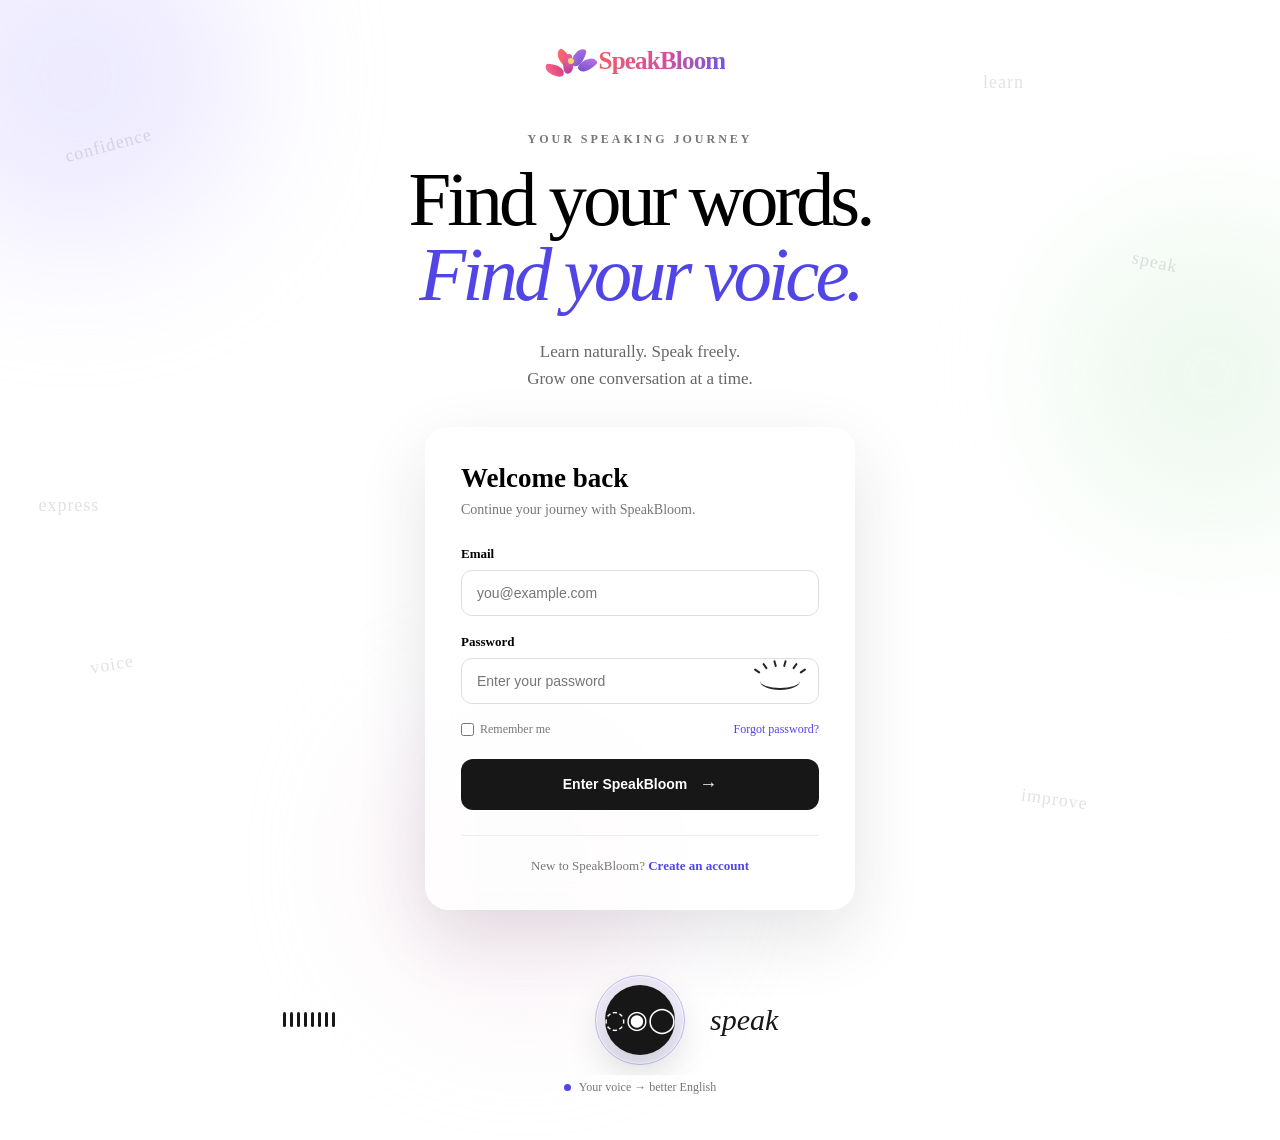
<file: index.html>
<!DOCTYPE html>
<html lang="en">

<head>
    <meta charset="UTF-8">
    <meta name="viewport" content="width=device-width, initial-scale=1.0">

    <title>SpeakBloom | Find Your Voice</title>

    <link rel="stylesheet" href="style.css">
</head>

<body>

    <!-- BACKGROUND -->
    <div class="background">

        <!-- SOFT GLOWING BLOBS -->
        <div class="blob blob-one"></div>
        <div class="blob blob-two"></div>
        <div class="blob blob-three"></div>


        <!-- FLOATING WORDS -->

        <div class="floating-word word-one">
            confidence
        </div>

        <div class="floating-word word-two">
            speak
        </div>

        <div class="floating-word word-three">
            voice
        </div>

        <div class="floating-word word-four">
            learn
        </div>

        <div class="floating-word word-five">
            improve
        </div>

        <div class="floating-word word-six">
            express
        </div>

    </div>


    <!-- MAIN CONTENT -->

    <main class="main-container">

        <!-- BRAND -->
         <div class="brand">

    <div class="bloom-logo">

        <span class="petal petal-1"></span>
        <span class="petal petal-2"></span>
        <span class="petal petal-3"></span>
        <span class="petal petal-4"></span>
        <span class="petal petal-5"></span>

        <span class="bloom-center"></span>

    </div>

    <span class="brand-name">
        SpeakBloom
    </span>

</div>


        <!-- HERO TEXT -->

        <section class="hero">

            <p class="small-text">
                YOUR SPEAKING JOURNEY
            </p>

            <h1>
                <!-- Don't worry about<br>
                <span>speaking perfectly.</span> -->
                 Find your words.<br>
                <span>Find your voice.</span>

            </h1>

            <p class="hero-description">
    Learn naturally. Speak freely.
    <br>
    Grow one conversation at a time.
</p>

        </section>


        <!-- LOGIN CARD -->

        <section class="login-card">

            <div class="login-header">

                <h2>Welcome back</h2>

                <p>
                    Continue your journey with SpeakBloom.
                </p>

            </div>


            <form id="loginForm">

                <!-- EMAIL -->

                <div class="input-group">

                    <label for="email">
                        Email
                    </label>

                    <input
                        type="email"
                        id="email"
                        placeholder="you@example.com"
                        required
                    >

                </div>


                <!-- PASSWORD -->

                <div class="input-group">

                    <label for="password">
                        Password
                    </label>

                   <div class="password-container">

    <input 
        type="password" 
        id="password" 
        placeholder="Enter your password" 
        required
    >

    <button 
        type="button" 
        id="showPassword"
        class="eye-button"
        aria-label="Show password"
    >

        <div class="eye">

            <!-- EYELASHES -->
            <div class="eyelashes">
                <span></span>
                <span></span>
                <span></span>
                <span></span>
                <span></span>
                <span></span>
            </div>

            <!-- EYE -->
            <div class="eye-shape">

                <!-- IRIS -->
                <div class="iris">

                    <!-- PUPIL -->
                    <div class="pupil"></div>

                    <!-- LIGHT REFLECTION -->
                    <div class="eye-shine"></div>

                </div>

            </div>

        </div>

    </button>

</div>

                </div>


                

                <div class="options">

                    <label>
                        <input type="checkbox">
                        Remember me
                    </label>

                    <a href="#">
                        Forgot password?
                    </a>

                </div>


            

                <button
                    type="submit"
                    class="login-button"
                >
                    Enter SpeakBloom
                    <span>→</span>
                </button>


                <p id="message"></p>

            </form>


            <!-- SIGN UP -->

            <div class="signup">

                <span>
                    New to SpeakBloom?
                </span>

                <a href="signup.html">
                    Create an account
                </a>

            </div>

        </section>


    <!-- VOICE TO WORD ANIMATION -->

<section class="voice-flow">

    <div class="flow-track">

        <!-- SOUND COMING IN -->

        <div class="sound-stream">

            <div class="mini-wave">
                <span></span>
                <span></span>
                <span></span>
                <span></span>
                <span></span>
                <span></span>
                <span></span>
                <span></span>
            </div>

        </div>


        <!-- AI TRANSFORMER -->

        <div class="ai-core">

            <div class="ai-ring"></div>

            <div class="ai-center">
                ◌◉◯
            </div>

        </div>


        <!-- WORD COMING OUT -->

        <div class="word-output">

            <span id="changingWord">
                speak
            </span>

        </div>

    </div>


    <p class="flow-caption">
        <span class="live-dot"></span>
        Your voice → better English
    </p>

</section>
    </main>


    <script src="script.js"></script>

</body>

</html>
</file>
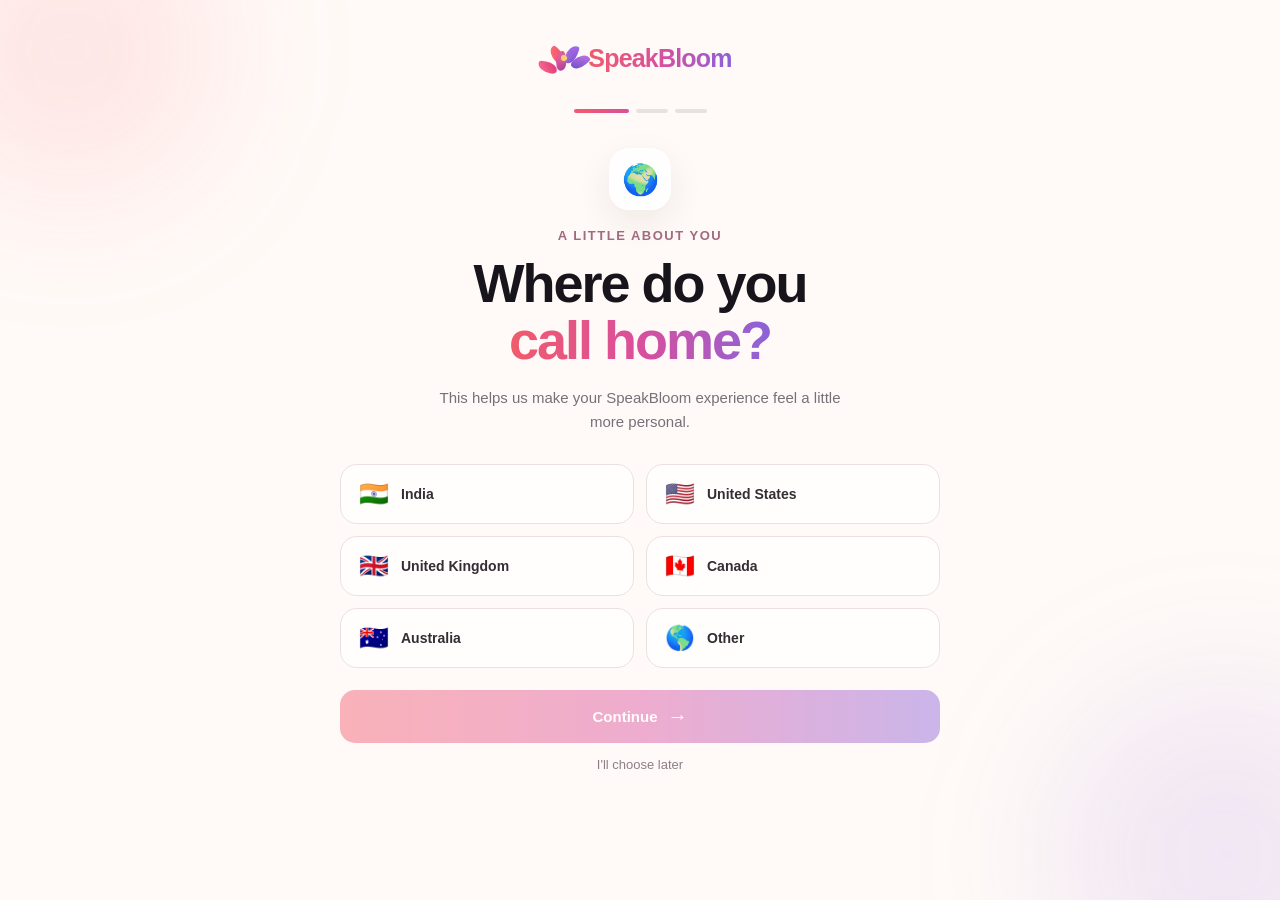
<file: country.html>
<!DOCTYPE html>
<html lang="en">
<head>
    <meta charset="UTF-8">
    <meta name="viewport" content="width=device-width, initial-scale=1.0">

    <title>SpeakBloom | About You</title>

    <link rel="stylesheet" href="country.css">
</head>

<body>

    <!-- Background decoration -->
    <div class="blob blob-one"></div>
    <div class="blob blob-two"></div>

    <main class="onboarding">

        <!-- Brand -->
        <div class="brand">
            <div class="bloom-logo">
                <span class="petal petal-1"></span>
                <span class="petal petal-2"></span>
                <span class="petal petal-3"></span>
                <span class="petal petal-4"></span>
                <span class="petal petal-5"></span>
                <span class="bloom-center"></span>
            </div>

            <span class="brand-name">SpeakBloom</span>
        </div>


        <!-- Progress -->
        <div class="progress-area">
            <span class="active"></span>
            <span></span>
            <span></span>
        </div>


        <!-- Main content -->
        <!-- <section class="content">

            <div class="globe">🌍</div>

            <p class="small-heading">A little about you</p>

            <h1>
                Where do you<br>
                <span>call home?</span>
            </h1>

            <p class="description">
                This helps us make your SpeakBloom experience
                feel a little more personal.
            </p>


            <div class="countries">

                <button class="country-card" data-country="India">
                    <span class="flag">🇮🇳</span>
                    <span>India</span>
                </button>

                <button class="country-card" data-country="United States">
                    <span class="flag">🇺🇸</span>
                    <span>United States</span>
                </button>

                <button class="country-card" data-country="United Kingdom">
                    <span class="flag">🇬🇧</span>
                    <span>United Kingdom</span>
                </button>

                <button class="country-card" data-country="Canada">
                    <span class="flag">🇨🇦</span>
                    <span>Canada</span>
                </button>

                <button class="country-card" data-country="Australia">
                    <span class="flag">🇦🇺</span>
                    <span>Australia</span>
                </button>

                <button class="country-card" data-country="Other">
                    <span class="flag">🌎</span>
                    <span>Other</span>
                </button>

            </div>


            <button id="continueBtn" class="continue-btn" disabled>
                Continue
                <span>→</span>
            </button>

            <button id="laterBtn" class="later-btn">
                I'll choose later
            </button>

        </section> -->

        <!-- <section class="content"> -->

    <!-- =========================
         PAGE 1 : COUNTRY
    ========================== -->


    <section class="content">

    <!-- =========================
         PAGE 1 : COUNTRY
    ========================== -->

    <div id="countryStage">

        <div class="globe">🌍</div>

        <p class="small-heading">
            A little about you
        </p>

        <h1>
            Where do you<br>
            <span>call home?</span>
        </h1>

        <p class="description">
            This helps us make your SpeakBloom experience
            feel a little more personal.
        </p>

        <div class="countries">

            <button class="country-card" data-country="India">
                <span class="flag">🇮🇳</span>
                <span>India</span>
            </button>

            <button class="country-card" data-country="United States">
                <span class="flag">🇺🇸</span>
                <span>United States</span>
            </button>

            <button class="country-card" data-country="United Kingdom">
                <span class="flag">🇬🇧</span>
                <span>United Kingdom</span>
            </button>

            <button class="country-card" data-country="Canada">
                <span class="flag">🇨🇦</span>
                <span>Canada</span>
            </button>

            <button class="country-card" data-country="Australia">
                <span class="flag">🇦🇺</span>
                <span>Australia</span>
            </button>

            <button class="country-card" data-country="Other">
                <span class="flag">🌎</span>
                <span>Other</span>
            </button>

        </div>

        <button id="continueBtn" class="continue-btn" disabled>
            Continue
            <span>→</span>
        </button>

        <button id="laterBtn" class="later-btn">
            I'll choose later
        </button>

    </div>


    <!-- =========================
         PAGE 2 : GOAL
    ========================== -->

    <div id="goalStage" class="goal-stage">

        <!-- Emoji comes first -->
        <div class="goal-emoji" id="goalEmoji">
            🎯
        </div>

        <!-- Text appears after emoji -->
        <div class="goal-text" id="goalText">

            <p class="small-heading">
                Your journey, your goal
            </p>

            <h1>
                What brings<br>
                <span>you here?</span>
            </h1>

            <p class="description">
                Tell us what you would love to improve
                so we can shape your SpeakBloom journey.
            </p>

        </div>


        <!-- Options -->
        <div class="goal-options">

            <button class="goal-card">
                <span class="goal-icon">💬</span>
                <span>
                    <strong>Speak more confidently</strong>
                    <small>Express yourself without hesitation</small>
                </span>
            </button>

            <button class="goal-card">
                <span class="goal-icon">🎓</span>
                <span>
                    <strong>Improve English for studies</strong>
                    <small>Communicate better in academics</small>
                </span>
            </button>

            <button class="goal-card">
                <span class="goal-icon">💼</span>
                <span>
                    <strong>Prepare for interviews</strong>
                    <small>Build confidence for your career</small>
                </span>
            </button>

            <button class="goal-card">
                <span class="goal-icon">🌍</span>
                <span>
                    <strong>Communicate while travelling</strong>
                    <small>Feel comfortable anywhere</small>
                </span>
            </button>

            <button class="goal-card">
                <span class="goal-icon">🗣️</span>
                <span>
                    <strong>Improve my pronunciation</strong>
                    <small>Speak clearly and naturally</small>
                </span>
            </button>

            <button class="goal-card">
                <span class="goal-icon">✨</span>
                <span>
                    <strong>Become better at English</strong>
                    <small>Grow my overall communication</small>
                </span>
            </button>

        </div>


        <!-- Page 2 Continue -->
        <button id="goalContinue" class="continue-btn goal-continue" disabled>
            Continue
            <span>→</span>
        </button>

    </div>

</section>


    </main>


    <script src="country.js"></script>

</body>
</html>
</file>
<file: style.css>
/* =========================
   BASIC RESET
========================= */

* {
    margin: 0;
    padding: 0;
    box-sizing: border-box;
}




/* =========================
   BACKGROUND
========================= */
/* 


body {

    font-family: Arial, Helvetica, sans-serif;

    background:
        radial-gradient(
            circle at 15% 20%,
            rgba(255, 190, 190, .35),
            transparent 28%
        ),
        radial-gradient(
            circle at 85% 25%,
            rgba(194, 169, 244, .28),
            transparent 30%
        ),
        radial-gradient(
            circle at 50% 90%,
            rgba(246, 183, 210, .25),
            transparent 32%
        ),
        #fffaf5;

    color: #17151b;

    min-height: 100vh;

    overflow-x: hidden;
}
/* =========================
   SOFT BLOBS
========================= */

.blob {
    position: absolute;

    border-radius: 50%;

    filter: blur(70px);

    opacity: 0.45;

    animation: moveBlob 12s infinite alternate ease-in-out;
}


.blob-one {

    width: 350px;
    height: 350px;

    background: #d8d2ff;

    top: -100px;
    left: -100px;
}


.blob-two {

    width: 300px;
    height: 300px;

    background: #d9f1dc;

    right: -80px;
    top: 25%;

    animation-delay: 2s;
}


.blob-three {

    width: 280px;
    height: 280px;

    background: #f2dce9;

    left: 30%;
    bottom: -100px;

    animation-delay: 4s;
}


@keyframes moveBlob {

    0% {
        transform: translate(0, 0) scale(1);
    }

    50% {
        transform: translate(70px, -40px) scale(1.15);
    }

    100% {
        transform: translate(-40px, 50px) scale(0.95);
    }
}


/* =========================
   FLOATING WORDS
========================= */

.floating-word {

    position: absolute;

    color: rgba(30, 30, 30, 0.13);

    font-size: 18px;

    font-weight: 500;

    letter-spacing: 1px;

    white-space: nowrap;

    animation: floatWord 12s infinite ease-in-out;
}


.word-one {
    top: 15%;
    left: 5%;

    transform: rotate(-15deg);
}


.word-two {
    top: 28%;
    right: 8%;

    transform: rotate(12deg);

    animation-delay: 2s;
}


.word-three {
    bottom: 25%;
    left: 7%;

    transform: rotate(-10deg);

    animation-delay: 4s;
}


.word-four {
    top: 8%;
    right: 20%;

    animation-delay: 1s;
}


.word-five {
    bottom: 10%;
    right: 15%;

    transform: rotate(8deg);

    animation-delay: 3s;
}


.word-six {
    top: 55%;
    left: 3%;

    animation-delay: 5s;
}


@keyframes floatWord {

    0% {
        transform: translateY(0) rotate(-8deg);
    }

    50% {
        transform: translateY(-25px) rotate(3deg);
    }

    100% {
        transform: translateY(10px) rotate(-5deg);
    }
}


/* =========================
   MAIN CONTAINER
========================= */

.main-container {

    position: relative;

    z-index: 2;

    min-height: 100vh;

    display: flex;

    flex-direction: column;

    align-items: center;

    padding: 45px 20px;
}


/* =========================
   BRAND
========================= */

/* =========================================
   SPEAKBLOOM BRAND
========================================= */

.brand {

    display: flex;

    align-items: center;

    gap: 12px;

    margin-bottom: 55px;

    animation: brandAppear 1s ease;
}


.brand-name {

    font-size: 25px;

    font-weight: 700;

    letter-spacing: -0.8px;

    background: linear-gradient(
        90deg,
        #f05b68,
        #d94f9d,
        #7157d9
    );

    -webkit-background-clip: text;

    -webkit-text-fill-color: transparent;
}


/* =========================================
   CUSTOM BLOOM SYMBOL
========================================= */

/* =========================================
   SMALLER SPEAKBLOOM LOGO
========================================= */

.bloom-logo {
    width: 32px;
    height: 32px;
    position: relative;
    transform: rotate(-8deg);
    animation: bloomFloat 3s infinite ease-in-out;
}

/* All petals */

.petal {
    position: absolute;
    width: 11px;
    height: 19px;
    border-radius: 80% 20% 70% 30%;
    transform-origin: bottom center;
}

/* Left coral petal */

.petal-1 {
    left: 10px;
    top: 1px;
    background: linear-gradient(
        145deg,
        #ff766f,
        #ed426c
    );
    transform: rotate(-38deg);
}

/* Left pink petal */

.petal-2 {
    left: 2px;
    top: 7px;
    background: linear-gradient(
        145deg,
        #ff718e,
        #d93678
    );
    transform: rotate(-72deg);
}

/* Top violet petal */

.petal-3 {
    left: 14px;
    top: 3px;
    background: linear-gradient(
        145deg,
        #b16ee8,
        #7651d8
    );
    transform: rotate(28deg);
}

/* Middle magenta petal */

.petal-4 {
    left: 8px;
    top: 9px;
    background: linear-gradient(
        145deg,
        #f05aa8,
        #a83d9b
    );
    transform: rotate(-5deg);
}

/* Right violet petal */

.petal-5 {
    left: 18px;
    top: 8px;
    background: linear-gradient(
        145deg,
        #c879e8,
        #684bc7
    );
    transform: rotate(58deg);
}

/* Center */

.bloom-center {
    position: absolute;
    width: 6px;
    height: 6px;
    border-radius: 50%;
    background: #ffd36a;

    left: 13px;
    top: 13px;

    box-shadow:
        0 0 7px rgba(255, 211, 106, 0.7);

    z-index: 5;
}


@keyframes bloomFloat {

    0%,
    100% {
        transform:
            rotate(-8deg)
            translateY(0);
    }

    50% {
        transform:
            rotate(-3deg)
            translateY(-3px);
    }
}

.brand-icon {
    font-size: 28px;
}


/* =========================
   HERO
========================= */

.hero {

    text-align: center;

    max-width: 700px;

    margin-bottom: 35px;
}


.small-text {

    font-size: 12px;

    letter-spacing: 3px;

    font-weight: 600;

    color: #777;

    margin-bottom: 15px;
}


.hero h1 {

    font-family: Georgia, serif;

    font-size: clamp(45px, 6vw, 78px);

    line-height: 0.98;

    font-weight: 500;

    letter-spacing: -4px;

    margin-bottom: 25px;
}


.hero h1 span {

    font-style: italic;

    color: #5146e5;
}


.hero-description {

    font-size: 17px;

    line-height: 1.6;

    color: #666;
}


/* =========================
   LOGIN CARD
========================= */

.login-card {

    width: 100%;

    max-width: 430px;

    background: rgba(255, 255, 255, 0.82);

    backdrop-filter: blur(20px);

    -webkit-backdrop-filter: blur(20px);

    border: 1px solid rgba(255, 255, 255, 0.8);

    border-radius: 24px;

    padding: 35px;

    box-shadow:
        0 25px 70px rgba(30, 30, 50, 0.12);

    animation: cardAppear 0.8s ease;
}


@keyframes cardAppear {

    from {
        opacity: 0;
        transform: translateY(20px);
    }

    to {
        opacity: 1;
        transform: translateY(0);
    }
}


/* =========================
   LOGIN HEADER
========================= */

.login-header {

    margin-bottom: 28px;
}


.login-header h2 {

    font-size: 27px;

    margin-bottom: 8px;
}


.login-header p {

    color: #777;

    font-size: 14px;
}


/* =========================
   INPUT
========================= */

.input-group {

    margin-bottom: 18px;
}


.input-group label {

    display: block;

    font-size: 13px;

    font-weight: 600;

    margin-bottom: 8px;
}


.input-group input {

    width: 100%;

    padding: 14px 15px;

    border: 1px solid #ddd;

    border-radius: 11px;

    background: rgba(255, 255, 255, 0.8);

    font-size: 14px;

    outline: none;

    transition: 0.25s;
}


.input-group input:focus {

    border-color: #5146e5;

    box-shadow:
        0 0 0 4px rgba(81, 70, 229, 0.08);
}


/* =========================
   PASSWORD
========================= */

.password-container {

    position: relative;
}


.password-container input {

    padding-right: 50px;
}


/* .password-container button {

    position: absolute;

    right: 12px;

    top: 50%;

    transform: translateY(-50%);

    border: none;

    background: transparent;

    cursor: pointer;

    font-size: 16px;
} */

/* 


/* =========================
   PASSWORD EYE
========================= */

.eye-button {
    width: 58px;
    height: 42px;
    border: none;
    background: transparent;
    position: absolute;
    right: 10px;
    top: 50%;
    transform: translateY(-50%);
    cursor: pointer;
    display: flex;
    align-items: center;
    justify-content: center;
    padding: 0;
}

/* Main eye area */
.eye {
    width: 48px;
    height: 30px;
    position: relative;
    display: flex;
    align-items: center;
    justify-content: center;
}

/* =========================
   OPEN EYE
========================= */

.eye-shape {
    width: 44px;
    height: 25px;
    border: 2.5px solid #27232b;
    border-radius: 70% 10% 70% 10%;
    transform: rotate(45deg);
    background: #fff;
    position: relative;
    overflow: hidden;
    transition: all 0.35s ease;
}

/* Iris */
.iris {
    width: 17px;
    height: 17px;
    border-radius: 50%;
    background: linear-gradient(
        135deg,
        #f15b6c,
        #d94f9d,
        #765bd6
    );
    position: absolute;
    left: 50%;
    top: 50%;
    transform: translate(-50%, -50%) rotate(-45deg);
    display: flex;
    align-items: center;
    justify-content: center;
    transition: all 0.3s ease;
}

/* Pupil */
.pupil {
    width: 8px;
    height: 8px;
    border-radius: 50%;
    background: #17151b;
    position: absolute;
    left: 50%;
    top: 50%;
    transform: translate(-50%, -50%);
}

/* Eye shine */
.eye-shine {
    width: 4px;
    height: 4px;
    background: white;
    border-radius: 50%;
    position: absolute;
    top: 3px;
    left: 4px;
}

/* =========================
   EYELASHES
========================= */

.eyelashes {
    position: absolute;
    width: 50px;
    height: 34px;
    left: 50%;
    top: 50%;
    transform: translate(-50%, -50%);
    pointer-events: none;
    z-index: 5;
}

.eyelashes span {
    position: absolute;
    width: 2px;
    height: 8px;
    background: #27232b;
    border-radius: 5px;
    transform-origin: bottom center;
}

/* Individual lashes */

.eyelashes span:nth-child(1) {
    left: 4px;
    top: 2px;
    transform: rotate(-55deg);
}

.eyelashes span:nth-child(2) {
    left: 11px;
    top: -2px;
    height: 9px;
    transform: rotate(-35deg);
}

.eyelashes span:nth-child(3) {
    left: 20px;
    top: -4px;
    height: 10px;
    transform: rotate(-15deg);
}

.eyelashes span:nth-child(4) {
    right: 20px;
    top: -4px;
    height: 10px;
    transform: rotate(15deg);
}

.eyelashes span:nth-child(5) {
    right: 11px;
    top: -2px;
    height: 9px;
    transform: rotate(35deg);
}

.eyelashes span:nth-child(6) {
    right: 4px;
    top: 2px;
    transform: rotate(55deg);
}

/* =========================
   CLOSED STATE
========================= */

.eye-button.closed .eye-shape {
    width: 40px;
    height: 18px;
    border: none;
    border-bottom: 2.5px solid #27232b;
    border-radius: 0 0 50% 50%;
    background: transparent;
    transform: rotate(0deg);
}

/* Hide iris when closed */

.eye-button.closed .iris {
    opacity: 0;
    transform: translate(-50%, -50%) scale(0);
}

/* Arrange lashes nicely when closed */

.eye-button.closed .eyelashes span {
    height: 7px;
}

/* =========================
   OPEN STATE
========================= */

.eye-button.open .eye-shape {
    transform: rotate(45deg) scale(1);
}

.eye-button.open .iris {
    opacity: 1;
}

/* Little hover effect */

.eye-button:hover .iris {
    box-shadow: 0 0 10px rgba(217, 79, 157, 0.25);
}


/* } */
/* =========================
   OPTIONS
========================= */

.options {

    display: flex;

    justify-content: space-between;

    align-items: center;

    font-size: 12px;

    margin-bottom: 22px;

    color: #777;
}


.options label {

    display: flex;

    gap: 6px;

    align-items: center;
}


.options a {

    color: #5146e5;

    text-decoration: none;
}


/* =========================
   LOGIN BUTTON
========================= */

.login-button {

    width: 100%;

    padding: 15px;

    border: none;

    border-radius: 12px;

    background: #171717;

    color: white;

    font-size: 14px;

    font-weight: 600;

    cursor: pointer;

    display: flex;

    justify-content: center;

    align-items: center;

    gap: 12px;

    transition: 0.3s;
}


.login-button span {

    font-size: 18px;

    transition: 0.3s;
}


.login-button:hover {

    background: #5146e5;

    transform: translateY(-2px);

    box-shadow:
        0 10px 25px rgba(81, 70, 229, 0.25);
}


.login-button:hover span {

    transform: translateX(5px);
}


/* =========================
   MESSAGE
========================= */

#message {

    text-align: center;

    font-size: 13px;

    margin-top: 12px;
}


/* =========================
   SIGNUP
========================= */

.signup {

    text-align: center;

    border-top: 1px solid #eee;

    margin-top: 25px;

    padding-top: 22px;

    font-size: 13px;

    color: #777;
}


.signup a {

    color: #5146e5;

    font-weight: 600;

    text-decoration: none;
}



.live-dot {

    width: 7px;

    height: 7px;

    background: #5146e5;

    border-radius: 50%;

    animation: pulse 1.5s infinite;
}


@keyframes pulse {

    0% {
        box-shadow: 0 0 0 0 rgba(81, 70, 229, 0.5);
    }

    70% {
        box-shadow: 0 0 0 8px rgba(81, 70, 229, 0);
    }

    100% {
        box-shadow: 0 0 0 0 rgba(81, 70, 229, 0);
    }
}



/* =================================
   VOICE → WORD EXPERIENCE
================================= */

.voice-flow {

    width: 100%;

    max-width: 850px;

    margin-top: 55px;

    position: relative;

    display: flex;

    flex-direction: column;

    align-items: center;
}


/* =================================
   MAIN TRACK
================================= */

.flow-track {

    width: 100%;

    height: 110px;

    display: flex;

    align-items: center;

    justify-content: center;

    position: relative;

    overflow: hidden;
}


/* =================================
   SOUND STREAM
================================= */

.sound-stream {

    position: absolute;

    left: 8%;

    display: flex;

    align-items: center;

    animation: soundTravel 4s infinite ease-in-out;
}


/* =================================
   MINI WAVE
================================= */

.mini-wave {

    display: flex;

    align-items: center;

    gap: 4px;

    height: 60px;
}


.mini-wave span {

    width: 3px;

    height: 15px;

    background: #171717;

    border-radius: 20px;

    animation: soundPulse 0.9s infinite ease-in-out;
}


.mini-wave span:nth-child(1) {
    animation-delay: 0s;
}

.mini-wave span:nth-child(2) {
    animation-delay: 0.1s;
}

.mini-wave span:nth-child(3) {
    animation-delay: 0.2s;
}

.mini-wave span:nth-child(4) {
    animation-delay: 0.3s;
}

.mini-wave span:nth-child(5) {
    animation-delay: 0.4s;
}

.mini-wave span:nth-child(6) {
    animation-delay: 0.3s;
}

.mini-wave span:nth-child(7) {
    animation-delay: 0.2s;
}

.mini-wave span:nth-child(8) {
    animation-delay: 0.1s;
}


@keyframes soundPulse {
    0%,
    100% {
        height: 10px;
    }

    50% {
        height: 42px;
    } 
}


/* =================================
   SOUND MOVING TO AI
================================= */

@keyframes soundTravel {

    0% {

        left: 5%;

        opacity: 0;

    }

    15% {

        opacity: 1;

    }

    45% {

        left: 43%;

        opacity: 1;

    }

    55% {

        left: 48%;

        opacity: 0;

    }

    100% {

        left: 48%;

        opacity: 0;

    }
}


/* =================================
   AI CORE
================================= */

.ai-core {

    width: 70px;

    height: 70px;

    border-radius: 50%;

    background: #171717;

    position: absolute;

    left: 50%;

    transform: translateX(-50%);

    display: flex;

    align-items: center;

    justify-content: center;

    z-index: 5;

    box-shadow:
        0 0 0 8px rgba(81, 70, 229, 0.08),
        0 15px 40px rgba(0, 0, 0, 0.18);
}


/* =================================
   AI GLOW
================================= */

.ai-ring {

    position: absolute;

    inset: -10px;

    border: 1px solid rgba(81, 70, 229, 0.35);

    border-radius: 50%;

    animation: aiGlow 2s infinite ease-in-out;
}


@keyframes aiGlow {

    0% {

        transform: scale(0.9);

        opacity: 0.3;

    }

    50% {

        transform: scale(1.15);

        opacity: 0.8;

    }

    100% {

        transform: scale(0.9);

        opacity: 0.3;

    }
}


.ai-center {

    color: white;

    font-size: 25px;

    animation: starRotate 3s infinite linear;
}


@keyframes starRotate {

    from {
        transform: rotate(0deg);
    }

    to {
        transform: rotate(360deg);
    }
}


/* =================================
   WORD OUTPUT
================================= */

.word-output {

    position: absolute;

    left: calc(50% + 70px);

    min-width: 250px;

    overflow: hidden;

    height: 50px;

    display: flex;

    align-items: center;
}


.word-output span {

    font-family: Georgia, serif;

    font-size: 30px;

    font-style: italic;

    color: #171717;

    animation: wordAppear 4s infinite ease-in-out;

    white-space: nowrap;
}


@keyframes wordAppear {

    0% {

        opacity: 0;

        transform: translateX(-35px);

        filter: blur(8px);

    }

    48% {

        opacity: 0;

        transform: translateX(-35px);

        filter: blur(8px);

    }

    60% {

        opacity: 1;

        transform: translateX(0);

        filter: blur(0);

    }

    85% {

        opacity: 1;

        transform: translateX(0);

        filter: blur(0);

    }

    100% {

        opacity: 0;

        transform: translateX(30px);

        filter: blur(5px);

    }
}


/* =================================
   CAPTION
================================= */

.flow-caption {

    margin-top: 5px;

    font-size: 12px;

    color: #777;

    display: flex;

    align-items: center;

    gap: 8px;
}


.live-dot {

    width: 7px;

    height: 7px;

    background: #5146e5;

    border-radius: 50%;

    animation: livePulse 1.5s infinite;
}


@keyframes livePulse {

    0% {

        box-shadow:
            0 0 0 0 rgba(81, 70, 229, 0.5);

    }

    70% {

        box-shadow:
            0 0 0 8px rgba(81, 70, 229, 0);

    }

    100% {

        box-shadow:
            0 0 0 0 rgba(81, 70, 229, 0);

    }
}


/* =================================
   MOBILE
================================= */

@media (max-width: 600px) {

    .voice-flow {

        margin-top: 35px;

    }

    .flow-track {

        height: 90px;

    }

    .ai-core {

        width: 55px;

        height: 55px;

    }

    .word-output {

        left: calc(50% + 55px);

        min-width: 150px;

    }

    .word-output span {

        font-size: 22px;

    }

    .sound-stream {

        left: 2%;

    }

}
.wave span:nth-child(1) {
    animation-delay: 0s;
}

.wave span:nth-child(2) {
    animation-delay: 0.1s;
}

.wave span:nth-child(3) {
    animation-delay: 0.2s;
}

.wave span:nth-child(4) {
    animation-delay: 0.3s;
}

.wave span:nth-child(5) {
    animation-delay: 0.4s;
}

.wave span:nth-child(6) {
    animation-delay: 0.5s;
}

.wave span:nth-child(7) {
    animation-delay: 0.6s;
}

.wave span:nth-child(8) {
    animation-delay: 0.7s;
}

.wave span:nth-child(9) {
    animation-delay: 0.8s;
}

.wave span:nth-child(10) {
    animation-delay: 0.7s;
}

.wave span:nth-child(11) {
    animation-delay: 0.6s;
}

.wave span:nth-child(12) {
    animation-delay: 0.5s;
}

.wave span:nth-child(13) {
    animation-delay: 0.4s;
}

.wave span:nth-child(14) {
    animation-delay: 0.3s;
}

.wave span:nth-child(15) {
    animation-delay: 0.2s;
}


@keyframes voiceWave {

    0%,
    100% {
        height: 8px;
    }

    50% {
        height: 35px;
    }
}


/* =========================
   MOBILE
========================= */

@media (max-width: 600px) {

    .main-container {
        padding-top: 30px;
    }

    .brand {
        margin-bottom: 35px;
    }

    .hero h1 {
        font-size: 48px;
        letter-spacing: -2px;
    }

    .login-card {
        padding: 28px 22px;
    }

    .floating-word {
        display: none;
    }
}
</file>
<file: country.css>
/* =========================================
   GENERAL
========================================= */

* {
    margin: 0;
    padding: 0;
    box-sizing: border-box;
}

body {
    min-height: 100vh;
    font-family: Arial, Helvetica, sans-serif;
    background: #fffaf7;
    color: #17151b;
    overflow-x: hidden;
    overflow-y: auto ;
}


/* =========================================
   BACKGROUND BLOBS
========================================= */

.blob {
    position: fixed;
    border-radius: 50%;
    filter: blur(70px);
    pointer-events: none;
    z-index: 0;
}

.blob-one {
    width: 300px;
    height: 300px;
    background: rgba(241, 91, 108, 0.12);
    top: -100px;
    left: -80px;
}

.blob-two {
    width: 350px;
    height: 350px;
    background: rgba(139, 98, 217, 0.12);
    right: -120px;
    bottom: -130px;
}


/* =========================================
   MAIN
========================================= */

.onboarding {
    position: relative;
    z-index: 1;

    min-height: 100vh;

    display: flex;
    flex-direction: column;
    align-items: center;

    padding: 42px 20px;
}


/* =========================================
   BRAND
========================================= */

.brand {
    display: flex;
    align-items: center;
    gap: 8px;
    margin-bottom: 35px;
}

.brand-name {
    font-size: 25px;
    font-weight: 700;
    letter-spacing: -0.8px;

    background: linear-gradient(
        90deg,
        #f15b6c,
        #d94f9d,
        #8b62d9
    );
    background-clip: text;
-webkit-background-clip: text;

color: transparent;
-webkit-text-fill-color: transparent;
}


/* =========================================
   BLOOM LOGO
========================================= */

.bloom-logo {
    width: 32px;
    height: 32px;
    position: relative;

    transform: rotate(-8deg);

    animation: bloomFloat 3s infinite ease-in-out;
}

.petal {
    position: absolute;

    width: 11px;
    height: 19px;

    border-radius: 80% 20% 70% 30%;

    transform-origin: bottom center;
}


/* Petal 1 */

.petal-1 {
    left: 10px;
    top: 1px;

    background: linear-gradient(
        145deg,
        #ff766f,
        #ed426c
    );

    transform: rotate(-38deg);
}


/* Petal 2 */

.petal-2 {
    left: 2px;
    top: 7px;

    background: linear-gradient(
        145deg,
        #ff718e,
        #d93678
    );

    transform: rotate(-72deg);
}


/* Petal 3 */

.petal-3 {
    left: 14px;
    top: 3px;

    background: linear-gradient(
        145deg,
        #b16ee8,
        #7651d8
    );

    transform: rotate(28deg);
}


/* Petal 4 */

.petal-4 {
    left: 8px;
    top: 9px;

    background: linear-gradient(
        145deg,
        #f05aa8,
        #a83d9b
    );

    transform: rotate(-5deg);
}


/* Petal 5 */

.petal-5 {
    left: 18px;
    top: 8px;

    background: linear-gradient(
        145deg,
        #c879e8,
        #684bc7
    );

    transform: rotate(58deg);
}


/* Center */

.bloom-center {
    position: absolute;

    width: 6px;
    height: 6px;

    border-radius: 50%;

    background: #ffd36a;

    left: 13px;
    top: 13px;

    box-shadow:
        0 0 7px rgba(255, 211, 106, 0.7);

    z-index: 5;
}


@keyframes bloomFloat {

    0%,
    100% {
        transform: rotate(-8deg) translateY(0);
    }

    50% {
        transform: rotate(-5deg) translateY(-3px);
    }
}


/* =========================================
   PROGRESS
========================================= */

.progress-area {
    display: flex;
    gap: 7px;
    margin-bottom: 35px;
}

.progress-area span {
    width: 32px;
    height: 4px;

    border-radius: 20px;

    background: #eadfe1;
}

.progress-area span.active {
    width: 55px;

    background: linear-gradient(
        90deg,
        #f15b6c,
        #d94f9d
    );
}


/* =========================================
   CONTENT
========================================= */

.content {
    width: 100%;
    max-width: 600px;

    text-align: center;
}


.globe {
    width: 62px;
    height: 62px;

    margin: 0 auto 18px;

    display: flex;
    align-items: center;
    justify-content: center;

    border-radius: 20px;

    background: rgba(255, 255, 255, 0.8);

    box-shadow:
        0 12px 35px rgba(60, 30, 40, 0.08);

    font-size: 30px;

    animation: globeFloat 3s ease-in-out infinite;
}


@keyframes globeFloat {

    0%,
    100% {
        transform: translateY(0);
    }

    50% {
        transform: translateY(-5px);
    }
}


.small-heading {
    color: #a06a80;

    font-size: 13px;
    font-weight: 600;

    letter-spacing: 1.5px;
    text-transform: uppercase;

    margin-bottom: 12px;
}


h1 {
    font-size: clamp(36px, 6vw, 54px);

    line-height: 1.05;

    letter-spacing: -2px;

    margin-bottom: 18px;
}

h1 span {
    background: linear-gradient(
        90deg,
        #f15b6c,
        #d94f9d,
        #8b62d9
    );

    background-clip: text;
-webkit-background-clip: text;

color: transparent;
-webkit-text-fill-color: transparent;
}


.description {
    max-width: 430px;

    margin: 0 auto 30px;

    color: #777079;

    font-size: 15px;
    line-height: 1.6;
}


/* =========================================
   COUNTRY CARDS
========================================= */

.countries {
    display: grid;

    grid-template-columns: repeat(2, 1fr);

    gap: 12px;

    margin-bottom: 22px;
}


.country-card {
    border: 1px solid #eadfe2;

    background: rgba(255, 255, 255, 0.72);

    border-radius: 17px;

    padding: 15px 18px;

    display: flex;
    align-items: center;

    gap: 12px;

    font-size: 14px;
    font-weight: 600;

    color: #332d34;

    cursor: pointer;

    transition:
        transform 0.25s ease,
        border-color 0.25s ease,
        box-shadow 0.25s ease,
        background 0.25s ease;
}


.country-card:hover {
    transform: translateY(-3px);

    border-color: #e08aa5;

    box-shadow:
        0 10px 25px rgba(217, 79, 157, 0.10);
}


.country-card.selected {
    border-color: #d94f9d;

    background: linear-gradient(
        135deg,
        rgba(241, 91, 108, 0.08),
        rgba(139, 98, 217, 0.08)
    );

    box-shadow:
        0 8px 25px rgba(217, 79, 157, 0.13);
}


.flag {
    font-size: 24px;
}


/* =========================================
   CONTINUE BUTTON
========================================= */

.continue-btn {
    width: 100%;

    border: none;

    padding: 15px 20px;

    border-radius: 15px;

    background: linear-gradient(
        90deg,
        #f15b6c,
        #d94f9d,
        #8b62d9
    );

    color: white;

    font-size: 15px;
    font-weight: 700;

    cursor: pointer;

    display: flex;
    justify-content: center;
    align-items: center;

    gap: 10px;

    box-shadow:
        0 12px 25px rgba(217, 79, 157, 0.20);

    transition:
        transform 0.25s ease,
        box-shadow 0.25s ease,
        opacity 0.25s ease;
}


.continue-btn:hover:not(:disabled) {
    transform: translateY(-2px);

    box-shadow:
        0 16px 30px rgba(217, 79, 157, 0.27);
}


.continue-btn:disabled {
    opacity: 0.45;
    cursor: not-allowed;
    box-shadow: none;
}


.continue-btn span {
    font-size: 20px;
}


/* =========================================
   LATER BUTTON
========================================= */

.later-btn {
    margin-top: 14px;

    border: none;

    background: transparent;

    color: #8d7f87;

    font-size: 13px;

    cursor: pointer;

    transition: color 0.2s ease;
}


.later-btn:hover {
    color: #d94f9d;
}

/* =========================================
   PAGE 1 AND PAGE 2 VISIBILITY
========================================= */

#countryStage {
    display: block;
}

#goalStage {
    display: none;
    width: 100%;
    max-width: 600px;
}

/* =========================================
   GOAL PAGE
========================================= */

.goal-emoji {
    width: 62px;
    height: 62px;
    margin: 0 auto 20px;
    display: flex;
    align-items: center;
    justify-content: center;
    border-radius: 20px;
    background: white;
    font-size: 30px;
    box-shadow: 0 12px 35px rgba(60, 30, 40, 0.08);
    opacity: 0;
    transform: translateY(10px) scale(0.8);
    transition: opacity 0.35s ease, transform 0.35s ease;
}

.goal-emoji.show {
    opacity: 1;
    transform: translateY(0) scale(1);
}

.goal-text {
    opacity: 0;
    transform: translateY(10px);
    transition: opacity 0.35s ease, transform 0.35s ease;
}

.goal-text.show {
    opacity: 1;
    transform: translateY(0);
}

.goal-options {
    display: flex;
    flex-direction: column;
    gap: 10px;
    width: 100%;
    margin-top: 24px;
}

.goal-card {
    width: 100%;
    min-height: 62px;
    padding: 10px 14px;
    display: flex;
    align-items: center;
    gap: 13px;
    border: 1px solid #eadfe2;
    border-radius: 16px;
    background: rgba(255, 255, 255, 0.8);
    color: #332d34;
    font-family: inherit;
    text-align: left;
    cursor: pointer;

    opacity: 0;
    transform: translateY(8px);

    transition:
        opacity 0.3s ease,
        transform 0.3s ease,
        border-color 0.2s ease,
        background 0.2s ease,
        box-shadow 0.2s ease;
}

.goal-card.show {
    opacity: 1;
    transform: translateY(0);
}

.goal-card .goal-icon {
    flex: 0 0 42px;
    width: 42px;
    height: 42px;
    display: flex;
    align-items: center;
    justify-content: center;
    border-radius: 12px;
    background: #fff;
    font-size: 20px;
}

.goal-card > span:not(.goal-icon) {
    flex: 1;
    min-width: 0;
}

.goal-card strong {
    display: block;
    font-size: 13px;
    line-height: 1.3;
    margin-bottom: 3px;
}

.goal-card small {
    display: block;
    color: #8a7e85;
    font-size: 11px;
    line-height: 1.4;
}

.goal-card:hover {
    border-color: #d94f9d;
}

.goal-card.selected {
    border-color: #d94f9d;
    background: linear-gradient(
        135deg,
        rgba(241, 91, 108, 0.1),
        rgba(139, 98, 217, 0.1)
    );
    box-shadow: 0 8px 22px rgba(217, 79, 157, 0.12);
}

.goal-continue {
    margin-top: 18px;
}

/* =========================================
   MOBILE
========================================= */

@media (max-width: 500px) {

    .onboarding {
        padding-top: 28px;
    }

    .brand {
        margin-bottom: 25px;
    }

    .progress-area {
        margin-bottom: 28px;
    }

    h1 {
        font-size: 38px;
    }

    .description {
        font-size: 14px;
    }

    .countries {
        gap: 9px;
    }

    .country-card {
        padding: 13px 12px;
        font-size: 13px;
    }

    .flag {
        font-size: 21px;
    }
}
</file>
